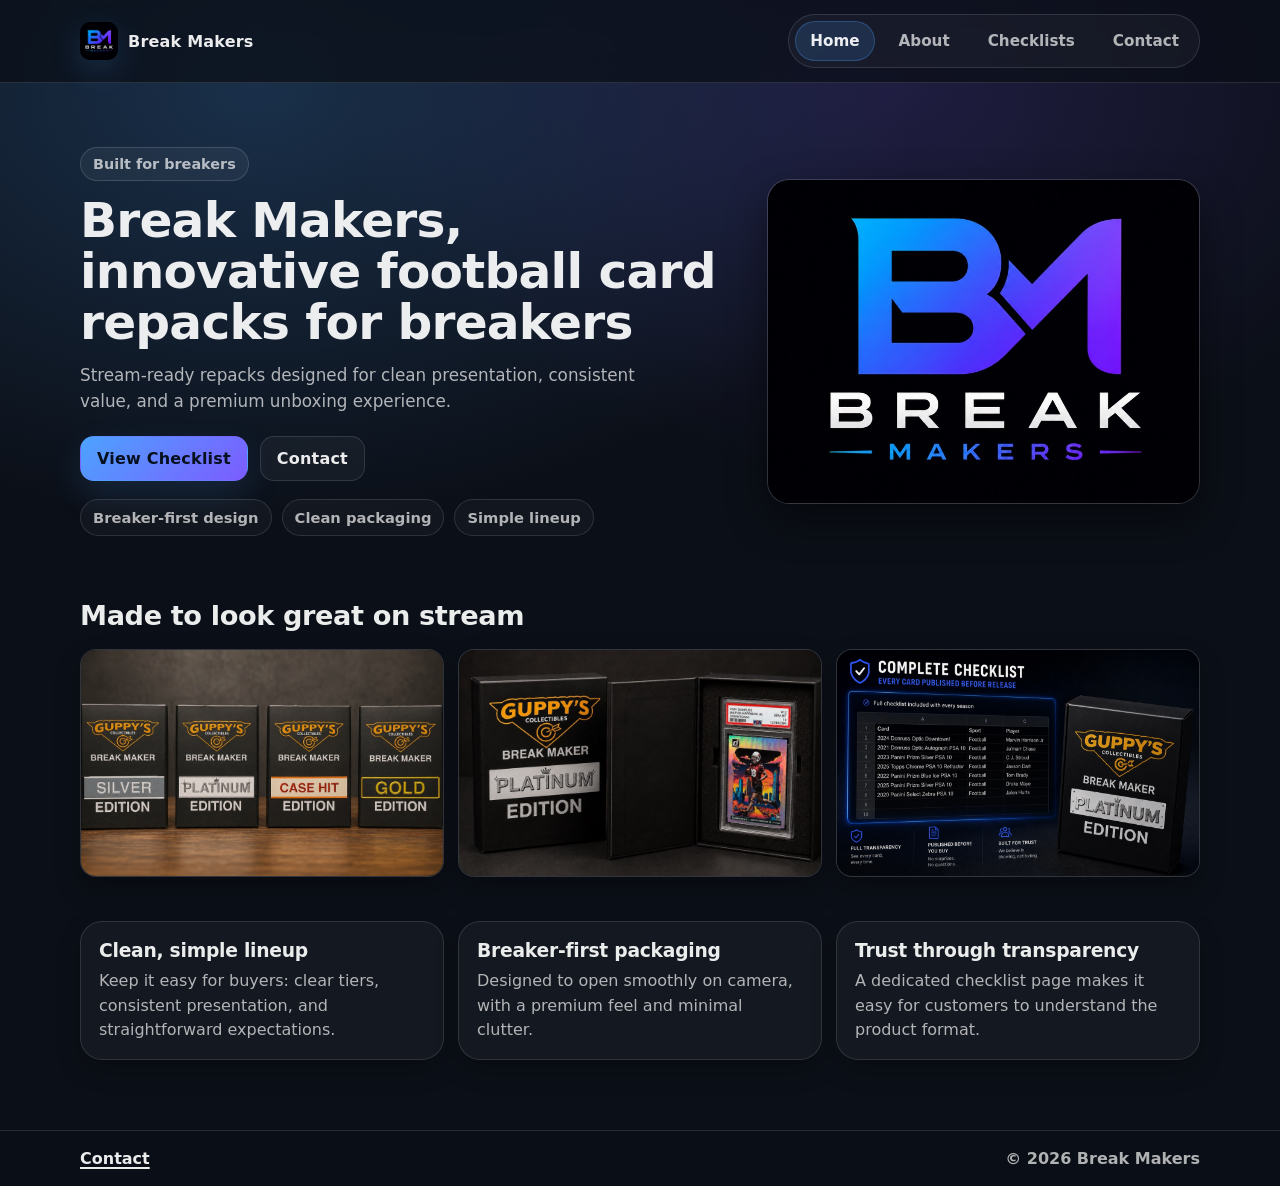
<file: index.html>
<!doctype html>
<html lang="en">
  <head>
    <meta charset="UTF-8" />
    <meta name="viewport" content="width=device-width, initial-scale=1.0" />
    <title>Break Makers | Innovative Football Card Repacks</title>
    <meta
      name="description"
      content="Break Makers creates innovative football card repacks built for breakers—clean, consistent, and designed for streams."
    />
    <meta name="theme-color" content="#0b0f17" />
    <link rel="canonical" href="https://breakmakers.com/" />
    <meta property="og:type" content="website" />
    <meta property="og:site_name" content="Break Makers" />
    <meta property="og:title" content="Break Makers | Innovative Football Card Repacks" />
    <meta property="og:description" content="Break Makers creates innovative football card repacks built for breakers—clean, consistent, and designed for streams." />
    <meta property="og:url" content="https://breakmakers.com/" />
    <meta property="og:image" content="https://breakmakers.com/lineup.jpg" />
    <meta name="twitter:card" content="summary_large_image" />
    <meta name="twitter:title" content="Break Makers | Innovative Football Card Repacks" />
    <meta name="twitter:description" content="Break Makers creates innovative football card repacks built for breakers—clean, consistent, and designed for streams." />
    <meta name="twitter:image" content="https://breakmakers.com/lineup.jpg" />
    <link rel="icon" href="/favicon.ico" sizes="any">
    <link rel="apple-touch-icon" sizes="180x180" href="/apple-touch-icon.png">
    <link rel="icon" type="image/png" sizes="32x32" href="/favicon-32x32.png">
    <link rel="icon" type="image/png" sizes="16x16" href="/favicon-16x16.png">
    <link rel="manifest" href="/site.webmanifest">
    <link rel="stylesheet" href="style.css" />
    <script defer src="script.js?v=20260610-2"></script>
  </head>

  <body>
    <!-- Top Navigation -->
    <header class="site-header">
      <div class="container header-inner">
        <a class="brand" href="index.html" aria-label="Break Makers Home">
          <img class="brand-mark" src="logo.jpg" alt="" aria-hidden="true" />
          <span class="brand-text">Break Makers</span>
        </a>

        <button
          class="nav-toggle"
          type="button"
          aria-label="Open menu"
          aria-expanded="false"
          aria-controls="primary-nav"
        >
          <span class="nav-toggle-bar"></span>
          <span class="nav-toggle-bar"></span>
          <span class="nav-toggle-bar"></span>
        </button>

        <nav class="nav" id="primary-nav" aria-label="Primary">
          <a class="nav-link" href="index.html">Home</a>
          <a class="nav-link" href="about.html">About</a>
          <a class="nav-link" href="checklists.html">Checklists</a>
          <a class="nav-link" href="contact.html">Contact</a>
        </nav>
      </div>
    </header>

    <!-- Main -->
    <main>
      <!-- Hero -->
      <section class="hero">
        <div class="container hero-grid">
          <div class="hero-content">
            <p class="eyebrow">Built for breakers</p>
            <h1 class="hero-title">
              Break Makers, innovative football card repacks for breakers
            </h1>
            <p class="hero-subtitle">
              Stream-ready repacks designed for clean presentation, consistent value,
              and a premium unboxing experience.
            </p>

            <div class="hero-actions">
              <a class="btn btn-primary" href="checklists.html">View Checklist</a>
              <a class="btn btn-ghost" href="contact.html">Contact</a>
            </div>

            <div class="hero-badges" role="list" aria-label="Highlights">
              <div class="badge" role="listitem">Breaker-first design</div>
              <div class="badge" role="listitem">Clean packaging</div>
              <div class="badge" role="listitem">Simple lineup</div>
            </div>
          </div>

          <div class="hero-media" aria-label="Product imagery">
            <div class="media-card">
              <img
                src="logo.jpg"
                alt="Break Makers BM logo"
                class="media-img"
              />
            </div>
          </div>
        </div>
      </section>

      <!-- Image strip (placeholders) -->
      <section class="strip">
        <div class="container">
          <div class="strip-head">
            <h2 class="section-title">Made to look great on stream</h2>
          </div>

          <div class="image-grid">
            <img src="lineup.jpg" alt="Break Maker Silver, Platinum, Case Hit, and Gold edition boxes" />
            <img src="bfp.jpg" alt="Open Break Maker Platinum Edition box with a graded Marvin Harrison Jr. card inside" />
            <img src="ttt.jpg" alt="Full checklist next to a Platinum edition box" />
          </div>
        </div>
      </section>

      <!-- Features -->
      <section class="features">
        <div class="container">
          <div class="features-grid">
            <article class="card">
              <h3>Clean, simple lineup</h3>
              <p>
                Keep it easy for buyers: clear tiers, consistent presentation,
                and straightforward expectations.
              </p>
            </article>

            <article class="card">
              <h3>Breaker-first packaging</h3>
              <p>
                Designed to open smoothly on camera, with a premium feel and minimal
                clutter.
              </p>
            </article>

            <article class="card">
              <h3>Trust through transparency</h3>
              <p>
                A dedicated checklist page makes it easy for customers to understand
                the product format.
              </p>
            </article>
          </div>
        </div>
      </section>
    </main>

    <!-- Bottom Bar Footer -->
    <footer class="site-footer">
      <div class="container footer-inner">
        <div class="footer-item">
          <a class="footer-link" href="contact.html">Contact</a>
        </div>

        <div class="footer-item footer-right">
          <span class="footer-text">© <span id="year"></span> Break Makers</span>
        </div>
      </div>
    </footer>
  </body>
</html>
</file>
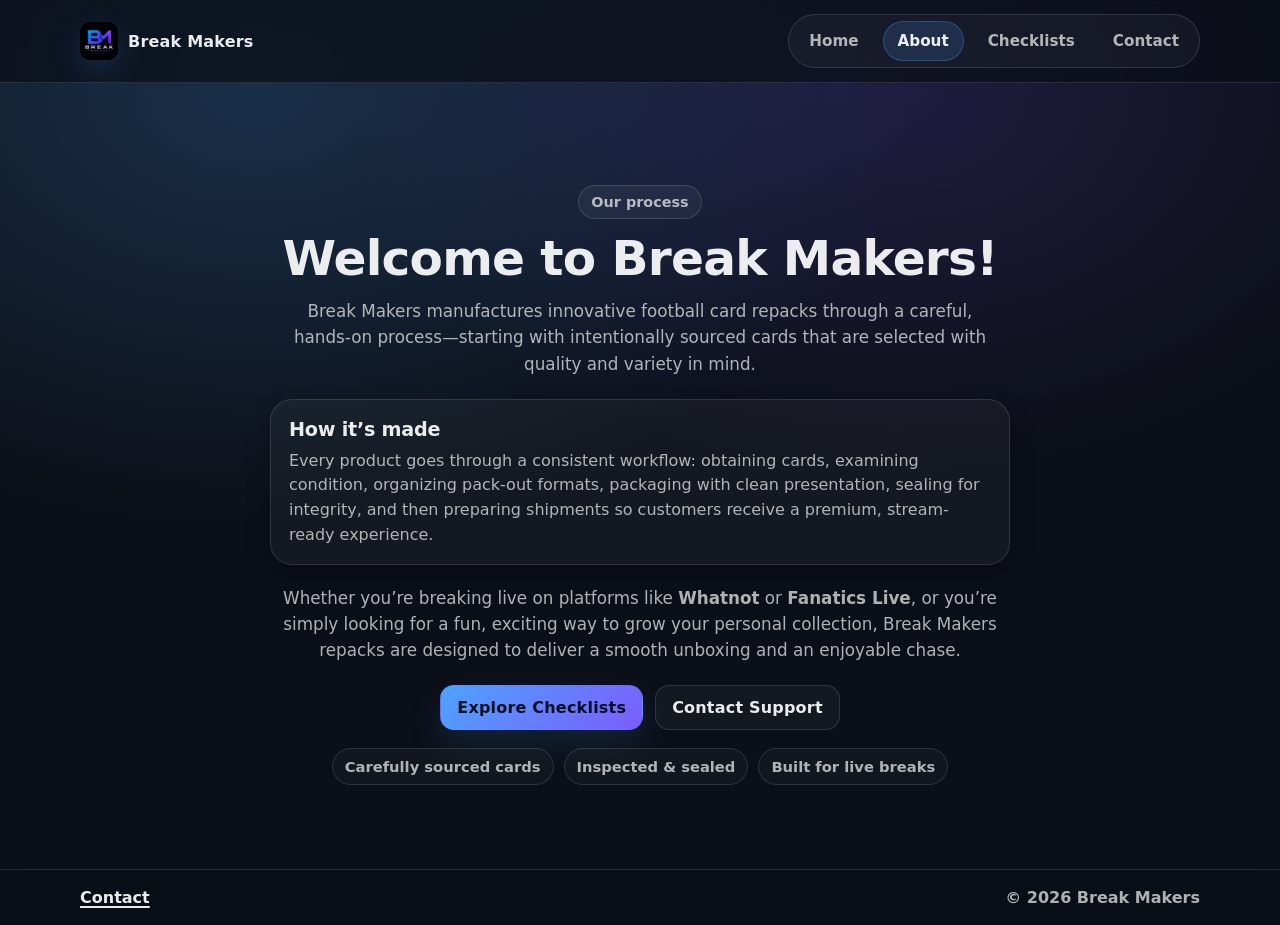
<file: about.html>
<!doctype html>
<html lang="en">
  <head>
    <meta charset="UTF-8" />
    <meta name="viewport" content="width=device-width, initial-scale=1.0" />
    <title>About | Break Makers</title>
    <meta
      name="description"
      content="Learn how Break Makers manufactures innovative football card repacks through careful sourcing, inspection, packaging, sealing, and fulfillment."
    />
    <meta name="theme-color" content="#0b0f17" />
    <link rel="canonical" href="https://breakmakers.com/about.html" />
    <meta property="og:type" content="website" />
    <meta property="og:site_name" content="Break Makers" />
    <meta property="og:title" content="About | Break Makers" />
    <meta property="og:description" content="Learn how Break Makers manufactures innovative football card repacks through careful sourcing, inspection, packaging, sealing, and fulfillment." />
    <meta property="og:url" content="https://breakmakers.com/about.html" />
    <meta property="og:image" content="https://breakmakers.com/lineup.jpg" />
    <meta name="twitter:card" content="summary_large_image" />
    <meta name="twitter:title" content="About | Break Makers" />
    <meta name="twitter:description" content="Learn how Break Makers manufactures innovative football card repacks through careful sourcing, inspection, packaging, sealing, and fulfillment." />
    <meta name="twitter:image" content="https://breakmakers.com/lineup.jpg" />
    <link rel="icon" href="/favicon.ico" sizes="any">
    <link rel="apple-touch-icon" sizes="180x180" href="/apple-touch-icon.png">
    <link rel="icon" type="image/png" sizes="32x32" href="/favicon-32x32.png">
    <link rel="icon" type="image/png" sizes="16x16" href="/favicon-16x16.png">
    <link rel="manifest" href="/site.webmanifest">
    <link rel="stylesheet" href="style.css" />
    <script defer src="script.js?v=20260610-2"></script>
  </head>

  <body>
    <!-- Top Navigation -->
    <header class="site-header">
      <div class="container header-inner">
        <a class="brand" href="index.html" aria-label="Break Makers Home">
          <img class="brand-mark" src="logo.jpg" alt="" aria-hidden="true" />
          <span class="brand-text">Break Makers</span>
        </a>

        <button
          class="nav-toggle"
          type="button"
          aria-label="Open menu"
          aria-expanded="false"
          aria-controls="primary-nav"
        >
          <span class="nav-toggle-bar"></span>
          <span class="nav-toggle-bar"></span>
          <span class="nav-toggle-bar"></span>
        </button>

        <nav class="nav" id="primary-nav" aria-label="Primary">
          <a class="nav-link" href="index.html">Home</a>
          <a class="nav-link" href="about.html">About</a>
          <a class="nav-link" href="checklists.html">Checklists</a>
          <a class="nav-link" href="contact.html">Contact</a>
        </nav>
      </div>
    </header>

    <!-- Main -->
    <main>
      <section class="hero about-hero">
        <div class="container hero-grid about-hero-grid">
          <div class="hero-content about-hero-content">
            <p class="eyebrow">Our process</p>
            <h1 class="hero-title">Welcome to Break Makers!</h1>

            <p class="hero-subtitle">
              Break Makers manufactures innovative football card repacks through a careful,
              hands-on process—starting with intentionally sourced cards that are selected with
              quality and variety in mind.
            </p>

            <div class="card about-process-card">
              <h3>How it’s made</h3>
              <p>
                Every product goes through a consistent workflow: obtaining cards, examining condition,
                organizing pack-out formats, packaging with clean presentation, sealing for integrity,
                and then preparing shipments so customers receive a premium, stream-ready experience.
              </p>
            </div>

            <p class="hero-subtitle about-final-copy">
              Whether you’re breaking live on platforms like <strong>Whatnot</strong> or
              <strong>Fanatics Live</strong>, or you’re simply looking for a fun, exciting way to grow
              your personal collection, Break Makers repacks are designed to deliver a smooth unboxing
              and an enjoyable chase.
            </p>

            <div class="hero-actions">
              <a class="btn btn-primary" href="checklists.html">Explore Checklists</a>
              <a class="btn btn-ghost" href="contact.html">Contact Support</a>
            </div>

            <div class="hero-badges" role="list" aria-label="Highlights">
              <div class="badge" role="listitem">Carefully sourced cards</div>
              <div class="badge" role="listitem">Inspected & sealed</div>
              <div class="badge" role="listitem">Built for live breaks</div>
            </div>
          </div>
        </div>
      </section>
    </main>

    <!-- Bottom Bar Footer -->
    <footer class="site-footer">
      <div class="container footer-inner">
        <div class="footer-item">
          <a class="footer-link" href="contact.html">Contact</a>
        </div>

        <div class="footer-item footer-right">
          <span class="footer-text">© <span id="year"></span> Break Makers</span>
        </div>
      </div>
    </footer>
  </body>
</html>
</file>
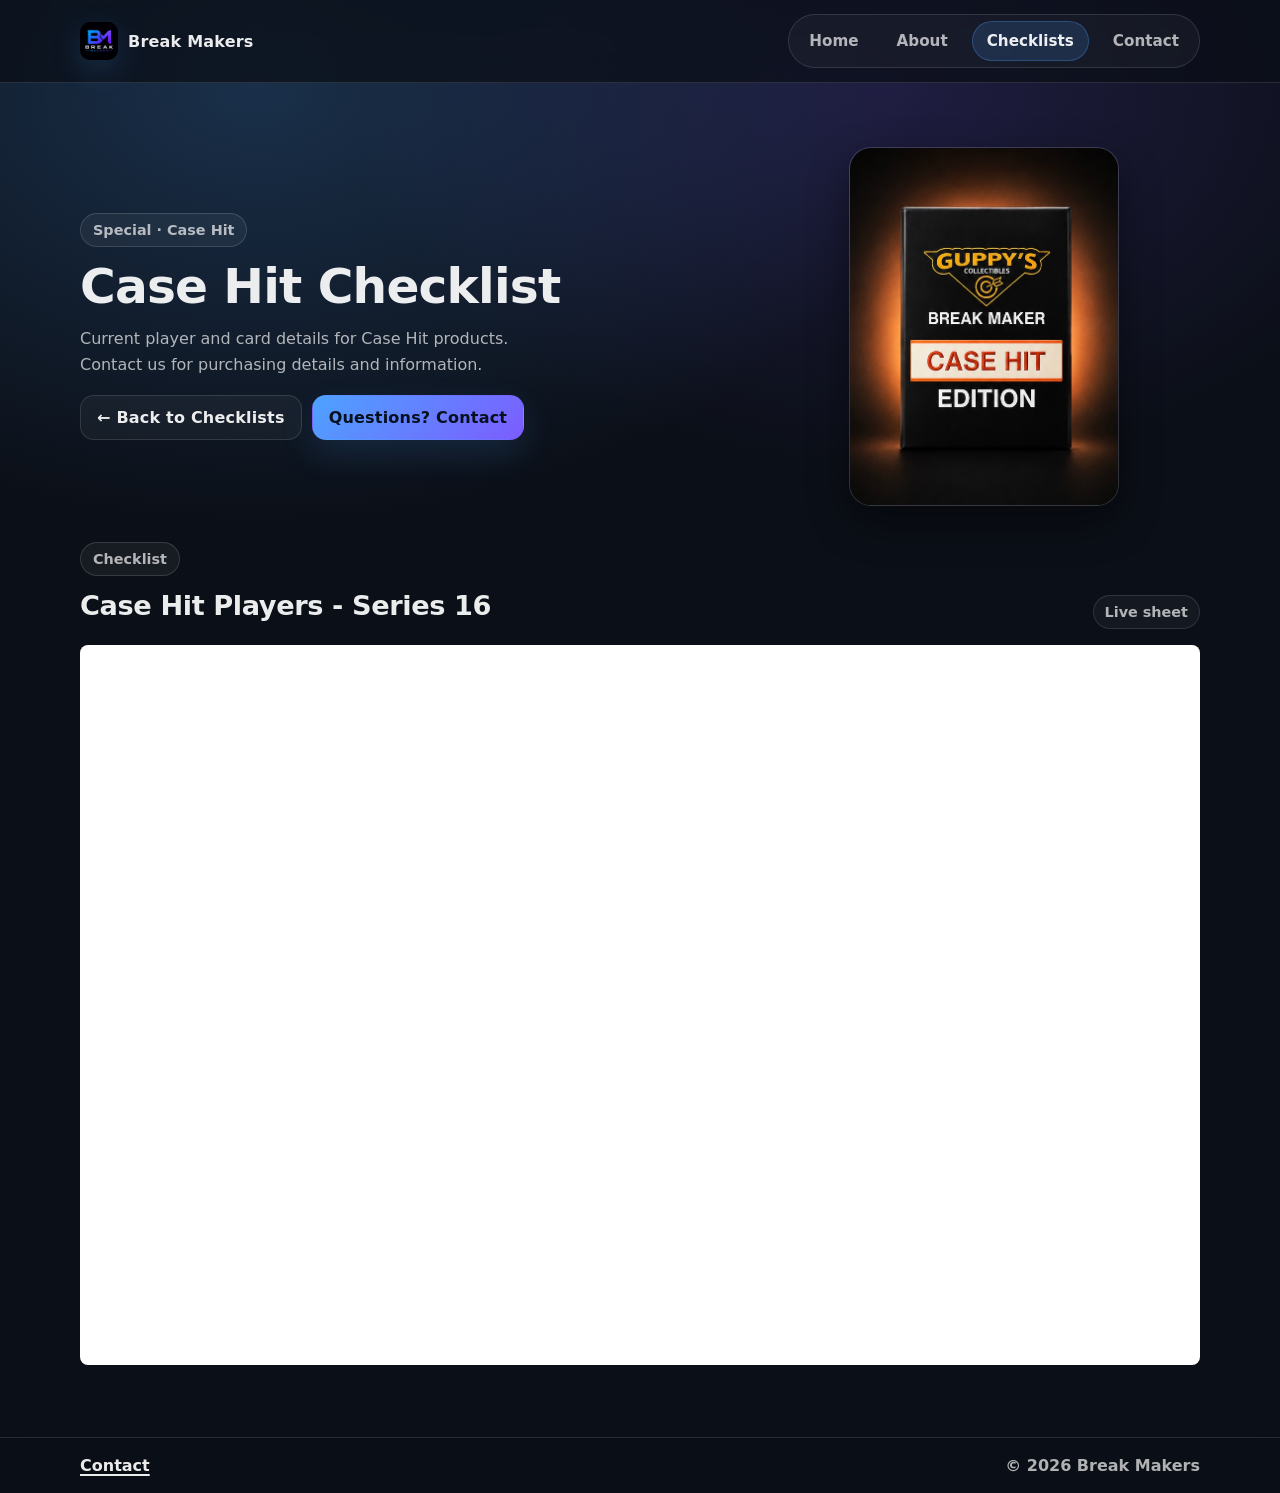
<file: case-hit-checklist.html>
<!doctype html>
<html lang="en">
  <head>
    <meta charset="UTF-8" />
    <meta name="viewport" content="width=device-width, initial-scale=1.0" />
    <title>Case Hit Checklist | Break Makers</title>
    <meta name="description" content="Case Hit checklist for Break Makers repacks." />
    <meta name="theme-color" content="#0b0f17" />
    <link rel="canonical" href="https://breakmakers.com/case-hit-checklist.html" />
    <meta property="og:type" content="website" />
    <meta property="og:site_name" content="Break Makers" />
    <meta property="og:title" content="Case Hit Checklist | Break Makers" />
    <meta property="og:description" content="Case Hit checklist for Break Makers repacks." />
    <meta property="og:url" content="https://breakmakers.com/case-hit-checklist.html" />
    <meta property="og:image" content="https://breakmakers.com/lineup.jpg" />
    <meta name="twitter:card" content="summary_large_image" />
    <meta name="twitter:title" content="Case Hit Checklist | Break Makers" />
    <meta name="twitter:description" content="Case Hit checklist for Break Makers repacks." />
    <meta name="twitter:image" content="https://breakmakers.com/lineup.jpg" />
    <link rel="icon" href="/favicon.ico" sizes="any">
    <link rel="apple-touch-icon" sizes="180x180" href="/apple-touch-icon.png">
    <link rel="icon" type="image/png" sizes="32x32" href="/favicon-32x32.png">
    <link rel="icon" type="image/png" sizes="16x16" href="/favicon-16x16.png">
    <link rel="manifest" href="/site.webmanifest">
    <link rel="stylesheet" href="style.css?v=20260709-5" />
    <script defer src="script.js?v=20260709-4"></script>
  </head>

  <body>
    <header class="site-header">
      <div class="container header-inner">
        <a class="brand" href="index.html" aria-label="Break Makers Home">
          <img class="brand-mark" src="logo.jpg" alt="" aria-hidden="true" />
          <span class="brand-text">Break Makers</span>
        </a>

        <button class="nav-toggle" type="button" aria-label="Open menu" aria-expanded="false" aria-controls="primary-nav">
          <span class="nav-toggle-bar"></span><span class="nav-toggle-bar"></span><span class="nav-toggle-bar"></span>
        </button>

        <nav class="nav" id="primary-nav" aria-label="Primary">
          <a class="nav-link" href="index.html">Home</a>
          <a class="nav-link" href="about.html">About</a>
          <a class="nav-link" href="checklists.html">Checklists</a>
          <a class="nav-link" href="contact.html">Contact</a>
        </nav>
      </div>
    </header>

    <main class="checklist-page">
      <section class="hero">
        <div class="container hero-grid">
          <div class="hero-content">
            <p class="eyebrow">Special · Case Hit</p>
            <h1 class="hero-title">Case Hit Checklist</h1>

            <p class="checklist-note">
              Current player and card details for Case Hit products.
              <br>Contact us for purchasing details and information.
            </p>

            <div class="check-actions">
              <a class="btn btn-ghost" href="checklists.html">← Back to Checklists</a>
              <a class="btn btn-primary" href="contact.html">Questions? Contact</a>
            </div>
          </div>

          <div class="hero-media" aria-label="Case Hit product image">
            <div class="media-card">
              <img
                src="casehit.jpeg"
                alt="Case Hit Edition Break Maker box"
                class="media-img"
                style="aspect-ratio: 3 / 4;"
              />
            </div>
          </div>
        </div>
      </section>

      <section class="live-checklist-section" aria-labelledby="case-hit-players-heading">
        <div
          class="container live-checklist"
          data-checklist-url="https://docs.google.com/spreadsheets/d/e/2PACX-1vRfuAFICFX3Oj8OldiGcMLKmKhf9igRUFKDwKgJVCEpzeu4lxSIxalMBgefsKqhs6Kc3mP4IYxUPelz/pub?gid=58420158&amp;single=true&amp;output=csv"
          data-checklist-mode="embed"
        >
          <div class="live-checklist-head">
            <div>
              <p class="eyebrow">Checklist</p>
              <h2 class="section-title" id="case-hit-players-heading">Case Hit Players - Series 16</h2>
            </div>
            <p class="live-checklist-status" data-checklist-status>Loading players...</p>
          </div>

          <div class="live-checklist-grid" data-checklist-list aria-live="polite">
            <p class="checklist-message">Loading players...</p>
          </div>
        </div>
      </section>
    </main>

    <footer class="site-footer">
      <div class="container footer-inner">
        <div class="footer-item">
          <a class="footer-link" href="contact.html">Contact</a>
        </div>
        <div class="footer-item footer-right">
          <span class="footer-text">© <span id="year"></span> Break Makers</span>
        </div>
      </div>
    </footer>
  </body>
</html>
</file>
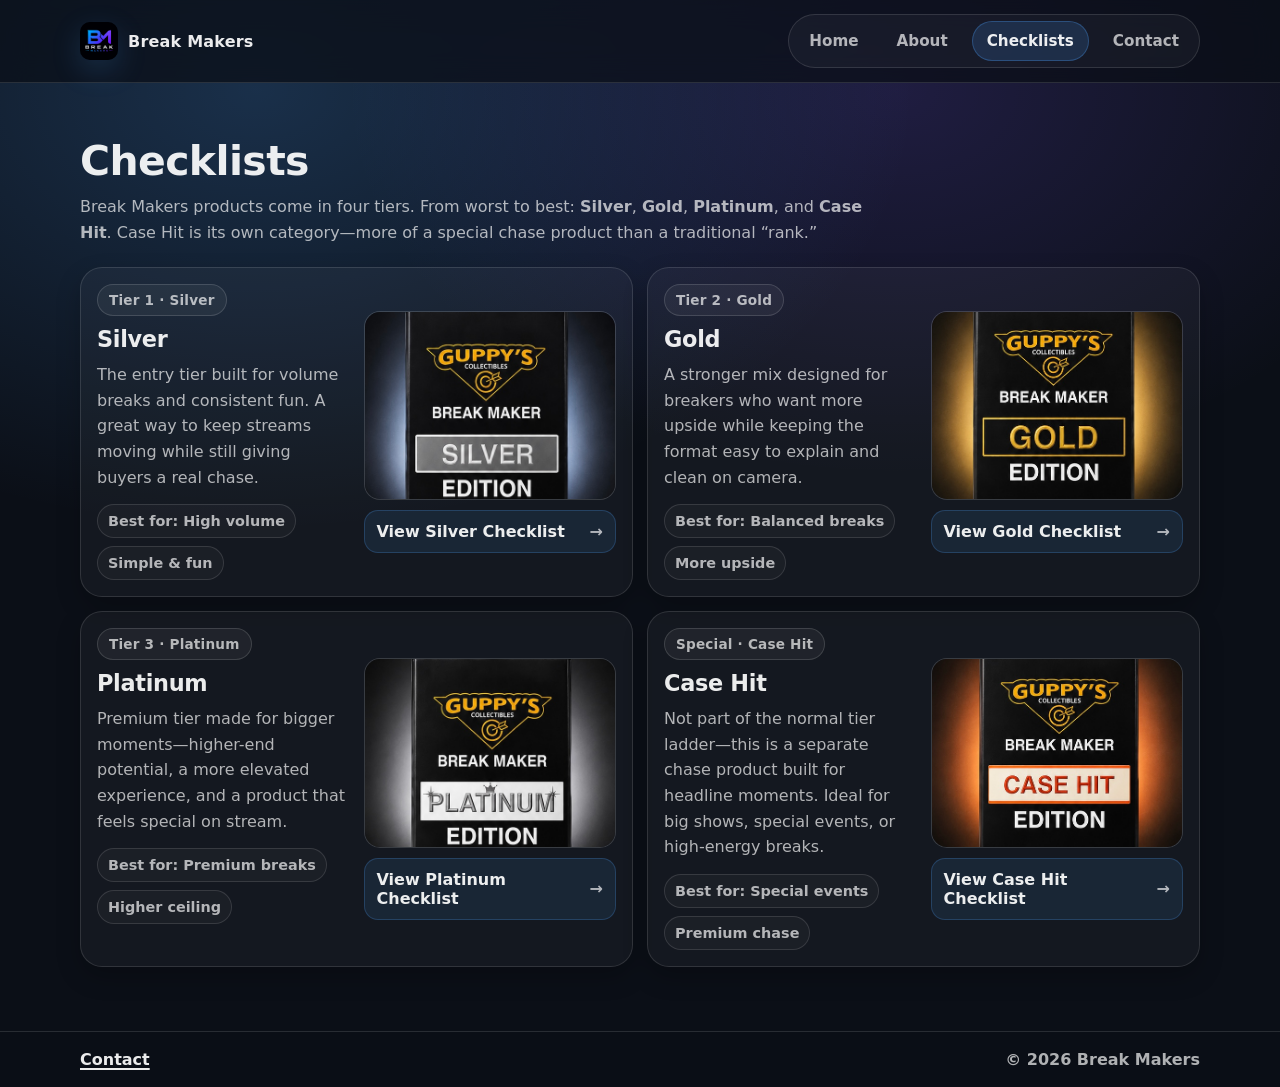
<file: checklists.html>
<!doctype html>
<html lang="en">
  <head>
    <meta charset="UTF-8" />
    <meta name="viewport" content="width=device-width, initial-scale=1.0" />
    <title>Checklists | Break Makers</title>
    <meta
      name="description"
      content="Explore Break Makers repack tiers and view checklists for Silver, Gold, Platinum, and Case Hit products."
    />
    <meta name="theme-color" content="#0b0f17" />
    <link rel="canonical" href="https://breakmakers.com/checklists.html" />
    <meta property="og:type" content="website" />
    <meta property="og:site_name" content="Break Makers" />
    <meta property="og:title" content="Checklists | Break Makers" />
    <meta property="og:description" content="Explore Break Makers repack tiers and view checklists for Silver, Gold, Platinum, and Case Hit products." />
    <meta property="og:url" content="https://breakmakers.com/checklists.html" />
    <meta property="og:image" content="https://breakmakers.com/lineup.jpg" />
    <meta name="twitter:card" content="summary_large_image" />
    <meta name="twitter:title" content="Checklists | Break Makers" />
    <meta name="twitter:description" content="Explore Break Makers repack tiers and view checklists for Silver, Gold, Platinum, and Case Hit products." />
    <meta name="twitter:image" content="https://breakmakers.com/lineup.jpg" />
    <link rel="icon" href="/favicon.ico" sizes="any">
    <link rel="apple-touch-icon" sizes="180x180" href="/apple-touch-icon.png">
    <link rel="icon" type="image/png" sizes="32x32" href="/favicon-32x32.png">
    <link rel="icon" type="image/png" sizes="16x16" href="/favicon-16x16.png">
    <link rel="manifest" href="/site.webmanifest">
    <link rel="stylesheet" href="style.css" />
    <script defer src="script.js?v=20260610-2"></script>

    <style>
      .page {
        padding: 56px 0 64px;
      }

      .page-head {
        margin-bottom: 18px;
      }

      .page-title {
        margin: 0 0 10px;
        font-size: clamp(2rem, 3.2vw, 2.6rem);
        letter-spacing: -0.6px;
        line-height: 1.1;
      }

      .page-subtitle {
        margin: 0;
        color: var(--muted);
        line-height: 1.6;
        max-width: 78ch;
      }

      .tier-grid {
        margin-top: 22px;
        display: grid;
        grid-template-columns: repeat(2, 1fr);
        gap: 14px;
      }

      .tier-card {
        display: grid;
        grid-template-columns: 1fr 1fr;
        gap: 14px;
        padding: 16px;
        border-radius: var(--radius-lg);
        border: 1px solid var(--border);
        background: rgba(255, 255, 255, 0.04);
        box-shadow: 0 10px 24px rgba(0, 0, 0, 0.22);
        transition: transform 160ms ease, background 160ms ease, border 160ms ease,
          box-shadow 160ms ease;
      }

      .tier-card:hover {
        transform: translateY(-2px);
        background: rgba(255, 255, 255, 0.06);
        box-shadow: 0 16px 34px rgba(0, 0, 0, 0.32);
        border-color: rgba(255, 255, 255, 0.18);
      }

      .tier-left {
        display: flex;
        flex-direction: column;
        gap: 10px;
        min-width: 0;
      }

      .tier-tag {
        display: inline-flex;
        align-items: center;
        gap: 10px;
        width: fit-content;
        padding: 7px 11px;
        border-radius: 999px;
        border: 1px solid rgba(255, 255, 255, 0.14);
        background: rgba(255, 255, 255, 0.05);
        color: var(--muted);
        font-weight: 800;
        font-size: 0.85rem;
        letter-spacing: 0.2px;
      }

      .tier-name {
        margin: 0;
        font-size: 1.4rem;
        letter-spacing: -0.3px;
      }

      .tier-desc {
        margin: 0;
        color: var(--muted);
        line-height: 1.6;
      }

      .tier-meta {
        display: flex;
        flex-wrap: wrap;
        gap: 8px;
        margin-top: 4px;
      }

      .pill {
        padding: 8px 10px;
        border-radius: 999px;
        border: 1px solid var(--border);
        background: rgba(255, 255, 255, 0.03);
        color: var(--muted);
        font-weight: 700;
        font-size: 0.9rem;
      }

      .tier-right {
        display: flex;
        flex-direction: column;
        gap: 10px;
        align-items: stretch;
        justify-content: center;
      }

      .tier-img {
        width: 100%;
        border-radius: var(--radius);
        border: 1px solid var(--border);
        background: rgba(255, 255, 255, 0.04);
        aspect-ratio: 4 / 3;
        object-fit: cover;
      }

      .tier-cta {
        display: inline-flex;
        align-items: center;
        justify-content: space-between;
        gap: 10px;
        padding: 11px 12px;
        border-radius: 14px;
        border: 1px solid rgba(77, 163, 255, 0.22);
        background: rgba(77, 163, 255, 0.10);
        color: var(--text);
        font-weight: 800;
      }

      .tier-cta span {
        color: var(--muted);
        font-weight: 700;
      }

      @media (max-width: 940px) {
        .tier-grid {
          grid-template-columns: 1fr;
        }
      }

      @media (max-width: 640px) {
        .tier-card {
          grid-template-columns: 1fr;
        }
      }
    </style>
  </head>

  <body>
    <!-- Top Navigation -->
    <header class="site-header">
      <div class="container header-inner">
        <a class="brand" href="index.html" aria-label="Break Makers Home">
          <img class="brand-mark" src="logo.jpg" alt="" aria-hidden="true" />
          <span class="brand-text">Break Makers</span>
        </a>

        <button
          class="nav-toggle"
          type="button"
          aria-label="Open menu"
          aria-expanded="false"
          aria-controls="primary-nav"
        >
          <span class="nav-toggle-bar"></span>
          <span class="nav-toggle-bar"></span>
          <span class="nav-toggle-bar"></span>
        </button>

        <nav class="nav" id="primary-nav" aria-label="Primary">
          <a class="nav-link" href="index.html">Home</a>
          <a class="nav-link" href="about.html">About</a>
          <a class="nav-link" href="checklists.html">Checklists</a>
          <a class="nav-link" href="contact.html">Contact</a>
        </nav>
      </div>
    </header>

    <main class="page">
      <div class="container">
        <div class="page-head">
          <h1 class="page-title">Checklists</h1>
          <p class="page-subtitle">
            Break Makers products come in four tiers. From worst to best:
            <strong>Silver</strong>, <strong>Gold</strong>, <strong>Platinum</strong>,
            and <strong>Case Hit</strong>. Case Hit is its own category—more of a special
            chase product than a traditional “rank.”
          </p>
        </div>

        <div class="tier-grid">
          <!-- Silver -->
          <a class="tier-card" href="silver-checklist.html" aria-label="View Silver checklist">
            <div class="tier-left">
              <div class="tier-tag">Tier 1 · Silver</div>
              <h2 class="tier-name">Silver</h2>
              <p class="tier-desc">
                The entry tier built for volume breaks and consistent fun. A great way
                to keep streams moving while still giving buyers a real chase.
              </p>
              <div class="tier-meta" aria-label="Silver highlights">
                <div class="pill">Best for: High volume</div>
                <div class="pill">Simple & fun</div>
              </div>
            </div>

            <div class="tier-right">
              <img class="tier-img" src="silver.jpeg" alt="Silver Edition Break Maker box" />
              <div class="tier-cta">
                View Silver Checklist <span>→</span>
              </div>
            </div>
          </a>

          <!-- Gold -->
          <a class="tier-card" href="gold-checklist.html" aria-label="View Gold checklist">
            <div class="tier-left">
              <div class="tier-tag">Tier 2 · Gold</div>
              <h2 class="tier-name">Gold</h2>
              <p class="tier-desc">
                A stronger mix designed for breakers who want more upside while keeping
                the format easy to explain and clean on camera.
              </p>
              <div class="tier-meta" aria-label="Gold highlights">
                <div class="pill">Best for: Balanced breaks</div>
                <div class="pill">More upside</div>
              </div>
            </div>

            <div class="tier-right">
              <img class="tier-img" src="gold.jpeg" alt="Gold Edition Break Maker box" />
              <div class="tier-cta">
                View Gold Checklist <span>→</span>
              </div>
            </div>
          </a>

          <!-- Platinum -->
          <a class="tier-card" href="platinum-checklist.html" aria-label="View Platinum checklist">
            <div class="tier-left">
              <div class="tier-tag">Tier 3 · Platinum</div>
              <h2 class="tier-name">Platinum</h2>
              <p class="tier-desc">
                Premium tier made for bigger moments—higher-end potential, a more elevated
                experience, and a product that feels special on stream.
              </p>
              <div class="tier-meta" aria-label="Platinum highlights">
                <div class="pill">Best for: Premium breaks</div>
                <div class="pill">Higher ceiling</div>
              </div>
            </div>

            <div class="tier-right">
              <img class="tier-img" src="platinum.jpeg" alt="Platinum Edition Break Maker box" />
              <div class="tier-cta">
                View Platinum Checklist <span>→</span>
              </div>
            </div>
          </a>

          <!-- Case Hit -->
          <a class="tier-card" href="case-hit-checklist.html" aria-label="View Case Hit checklist">
            <div class="tier-left">
              <div class="tier-tag">Special · Case Hit</div>
              <h2 class="tier-name">Case Hit</h2>
              <p class="tier-desc">
                Not part of the normal tier ladder—this is a separate chase product built
                for headline moments. Ideal for big shows, special events, or high-energy
                breaks.
              </p>
              <div class="tier-meta" aria-label="Case Hit highlights">
                <div class="pill">Best for: Special events</div>
                <div class="pill">Premium chase</div>
              </div>
            </div>

            <div class="tier-right">
              <img class="tier-img" src="casehit.jpeg" alt="Case Hit Edition Break Maker box" />
              <div class="tier-cta">
                View Case Hit Checklist <span>→</span>
              </div>
            </div>
          </a>
        </div>
      </div>
    </main>

    <!-- Bottom Bar Footer -->
    <footer class="site-footer">
      <div class="container footer-inner">
        <div class="footer-item">
          <a class="footer-link" href="contact.html">Contact</a>
        </div>

        <div class="footer-item footer-right">
          <span class="footer-text">© <span id="year"></span> Break Makers</span>
        </div>
      </div>
    </footer>
  </body>
</html>
</file>
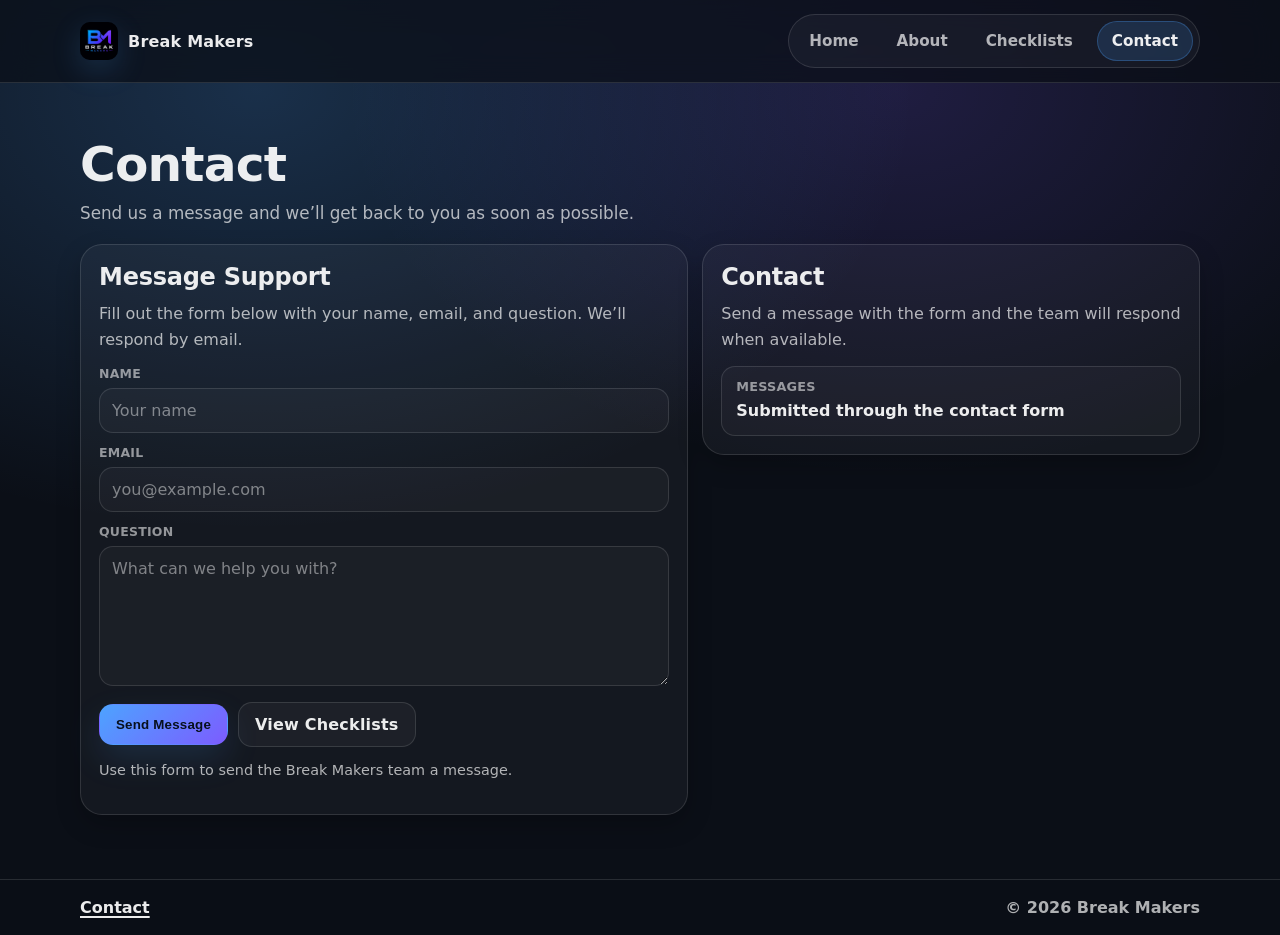
<file: contact.html>
<!doctype html>
<html lang="en">
  <head>
    <meta charset="UTF-8" />
    <meta name="viewport" content="width=device-width, initial-scale=1.0" />
    <title>Contact | Break Makers</title>
    <meta
      name="description"
      content="Contact Break Makers support. Send a message with your name, email, and question."
    />
    <meta name="theme-color" content="#0b0f17" />
    <link rel="canonical" href="https://breakmakers.com/contact.html" />
    <meta property="og:type" content="website" />
    <meta property="og:site_name" content="Break Makers" />
    <meta property="og:title" content="Contact | Break Makers" />
    <meta property="og:description" content="Contact Break Makers support. Send a message with your name, email, and question." />
    <meta property="og:url" content="https://breakmakers.com/contact.html" />
    <meta property="og:image" content="https://breakmakers.com/lineup.jpg" />
    <meta name="twitter:card" content="summary_large_image" />
    <meta name="twitter:title" content="Contact | Break Makers" />
    <meta name="twitter:description" content="Contact Break Makers support. Send a message with your name, email, and question." />
    <meta name="twitter:image" content="https://breakmakers.com/lineup.jpg" />
    <link rel="icon" href="/favicon.ico" sizes="any">
    <link rel="apple-touch-icon" sizes="180x180" href="/apple-touch-icon.png">
    <link rel="icon" type="image/png" sizes="32x32" href="/favicon-32x32.png">
    <link rel="icon" type="image/png" sizes="16x16" href="/favicon-16x16.png">
    <link rel="manifest" href="/site.webmanifest">
    <link rel="stylesheet" href="style.css" />
    <script defer src="script.js?v=20260610-2"></script>

    <style>
      .page {
        padding: 56px 0 64px;
      }

      .contact-grid {
        display: grid;
        grid-template-columns: 1.1fr 0.9fr;
        gap: 14px;
        align-items: start;
        margin-top: 18px;
      }

      .panel {
        padding: 18px;
        border-radius: var(--radius-lg);
        border: 1px solid var(--border);
        background: rgba(255, 255, 255, 0.04);
        box-shadow: 0 10px 24px rgba(0, 0, 0, 0.22);
      }

      .panel h2 {
        margin: 0 0 10px;
        letter-spacing: -0.25px;
      }

      .panel p {
        margin: 0 0 14px;
        color: var(--muted);
        line-height: 1.6;
      }

      form {
        display: grid;
        gap: 12px;
      }

      .field {
        display: grid;
        gap: 7px;
      }

      label {
        font-weight: 800;
        color: var(--muted-2);
        text-transform: uppercase;
        letter-spacing: 0.25px;
        font-size: 0.78rem;
      }

      input,
      textarea {
        width: 100%;
        padding: 12px 12px;
        border-radius: 14px;
        border: 1px solid var(--border);
        background: rgba(255, 255, 255, 0.03);
        color: var(--text);
        font: inherit;
        outline: none;
        transition: border 160ms ease, background 160ms ease;
      }

      input::placeholder,
      textarea::placeholder {
        color: rgba(255, 255, 255, 0.45);
      }

      input:focus,
      textarea:focus {
        border-color: rgba(77, 163, 255, 0.35);
        background: rgba(255, 255, 255, 0.05);
      }

      textarea {
        min-height: 140px;
        resize: vertical;
      }

      .form-actions {
        display: flex;
        gap: 10px;
        flex-wrap: wrap;
        align-items: center;
        margin-top: 4px;
      }

      .tiny {
        margin: 0;
        color: var(--muted-2);
        font-size: 0.9rem;
        line-height: 1.4;
      }

      .netlify-honeypot {
        display: none;
      }

      .form-status {
        padding: 12px 14px;
        border-radius: 14px;
        border: 1px solid var(--border);
        background: rgba(255, 255, 255, 0.04);
        color: var(--muted);
        font-weight: 750;
        line-height: 1.45;
      }

      .form-status[hidden] {
        display: none;
      }

      .form-status.is-success {
        border-color: rgba(77, 255, 166, 0.28);
        background: rgba(77, 255, 166, 0.09);
        color: var(--text);
      }

      .form-status.is-error {
        border-color: rgba(255, 109, 109, 0.35);
        background: rgba(255, 109, 109, 0.10);
        color: var(--text);
      }

      .btn[disabled] {
        cursor: not-allowed;
        opacity: 0.7;
      }

      .info-list {
        display: grid;
        gap: 10px;
        margin-top: 10px;
      }

      .info-item {
        padding: 12px 14px;
        border-radius: 14px;
        border: 1px solid var(--border);
        background: rgba(255, 255, 255, 0.03);
      }

      .info-item .k {
        display: block;
        color: var(--muted-2);
        font-weight: 800;
        font-size: 0.8rem;
        letter-spacing: 0.2px;
        text-transform: uppercase;
        margin-bottom: 6px;
      }

      .info-item .v {
        color: var(--text);
        font-weight: 750;
        line-height: 1.4;
      }

      @media (max-width: 940px) {
        .contact-grid {
          grid-template-columns: 1fr;
        }
      }
    </style>
  </head>

  <body>
    <!-- Top Navigation -->
    <header class="site-header">
      <div class="container header-inner">
        <a class="brand" href="index.html" aria-label="Break Makers Home">
          <img class="brand-mark" src="logo.jpg" alt="" aria-hidden="true" />
          <span class="brand-text">Break Makers</span>
        </a>

        <button
          class="nav-toggle"
          type="button"
          aria-label="Open menu"
          aria-expanded="false"
          aria-controls="primary-nav"
        >
          <span class="nav-toggle-bar"></span>
          <span class="nav-toggle-bar"></span>
          <span class="nav-toggle-bar"></span>
        </button>

        <nav class="nav" id="primary-nav" aria-label="Primary">
          <a class="nav-link" href="index.html">Home</a>
          <a class="nav-link" href="about.html">About</a>
          <a class="nav-link" href="checklists.html">Checklists</a>
          <a class="nav-link" href="contact.html">Contact</a>
        </nav>
      </div>
    </header>

    <main class="page">
      <div class="container">
        <div class="page-head">
          <h1 class="hero-title" style="margin: 0 0 10px;">Contact</h1>
          <p class="hero-subtitle" style="margin: 0;">
            Send us a message and we’ll get back to you as soon as possible.
          </p>
        </div>

        <div class="contact-grid">
          <!-- Left: Form -->
          <section class="panel" aria-label="Contact form">
            <h2>Message Support</h2>
            <p>
              Fill out the form below with your name, email, and question. We’ll respond by email.
            </p>

            <!-- Netlify Forms:
                 - Keep name="contact" and netlify attributes
                 - Add a hidden "form-name" input
                 - Use a honeypot field for spam protection
            -->
            <form name="contact" method="POST" netlify netlify-honeypot="bot-field">
              <input type="hidden" name="form-name" value="contact" />
              <p class="netlify-honeypot">
                <label>
                  Don’t fill this out if you’re human:
                  <input name="bot-field" autocomplete="off" tabindex="-1" />
                </label>
              </p>

              <div class="field">
                <label for="name">Name</label>
                <input id="name" name="name" type="text" placeholder="Your name" required />
              </div>

              <div class="field">
                <label for="email">Email</label>
                <input
                  id="email"
                  name="email"
                  type="email"
                  placeholder="you@example.com"
                  required
                />
              </div>

              <div class="field">
                <label for="message">Question</label>
                <textarea
                  id="message"
                  name="message"
                  placeholder="What can we help you with?"
                  required
                ></textarea>
              </div>

              <div class="form-actions">
                <button class="btn btn-primary" type="submit">Send Message</button>
                <a class="btn btn-ghost" href="checklists.html">View Checklists</a>
              </div>

              <div class="form-status" role="status" aria-live="polite" aria-atomic="true" hidden></div>

              <p class="tiny">Use this form to send the Break Makers team a message.</p>
            </form>
          </section>

          <!-- Right: Contact Info -->
          <aside class="panel" aria-label="Contact information">
            <h2>Contact</h2>
            <p>Send a message with the form and the team will respond when available.</p>

            <div class="info-list">
              <div class="info-item">
                <span class="k">Messages</span>
                <span class="v">Submitted through the contact form</span>
              </div>
            </div>
          </aside>
        </div>
      </div>
    </main>

    <!-- Bottom Bar Footer -->
    <footer class="site-footer">
      <div class="container footer-inner">
        <div class="footer-item">
          <a class="footer-link" href="contact.html">Contact</a>
        </div>

        <div class="footer-item footer-right">
          <span class="footer-text">© <span id="year"></span> Break Makers</span>
        </div>
      </div>
    </footer>
  </body>
</html>
</file>
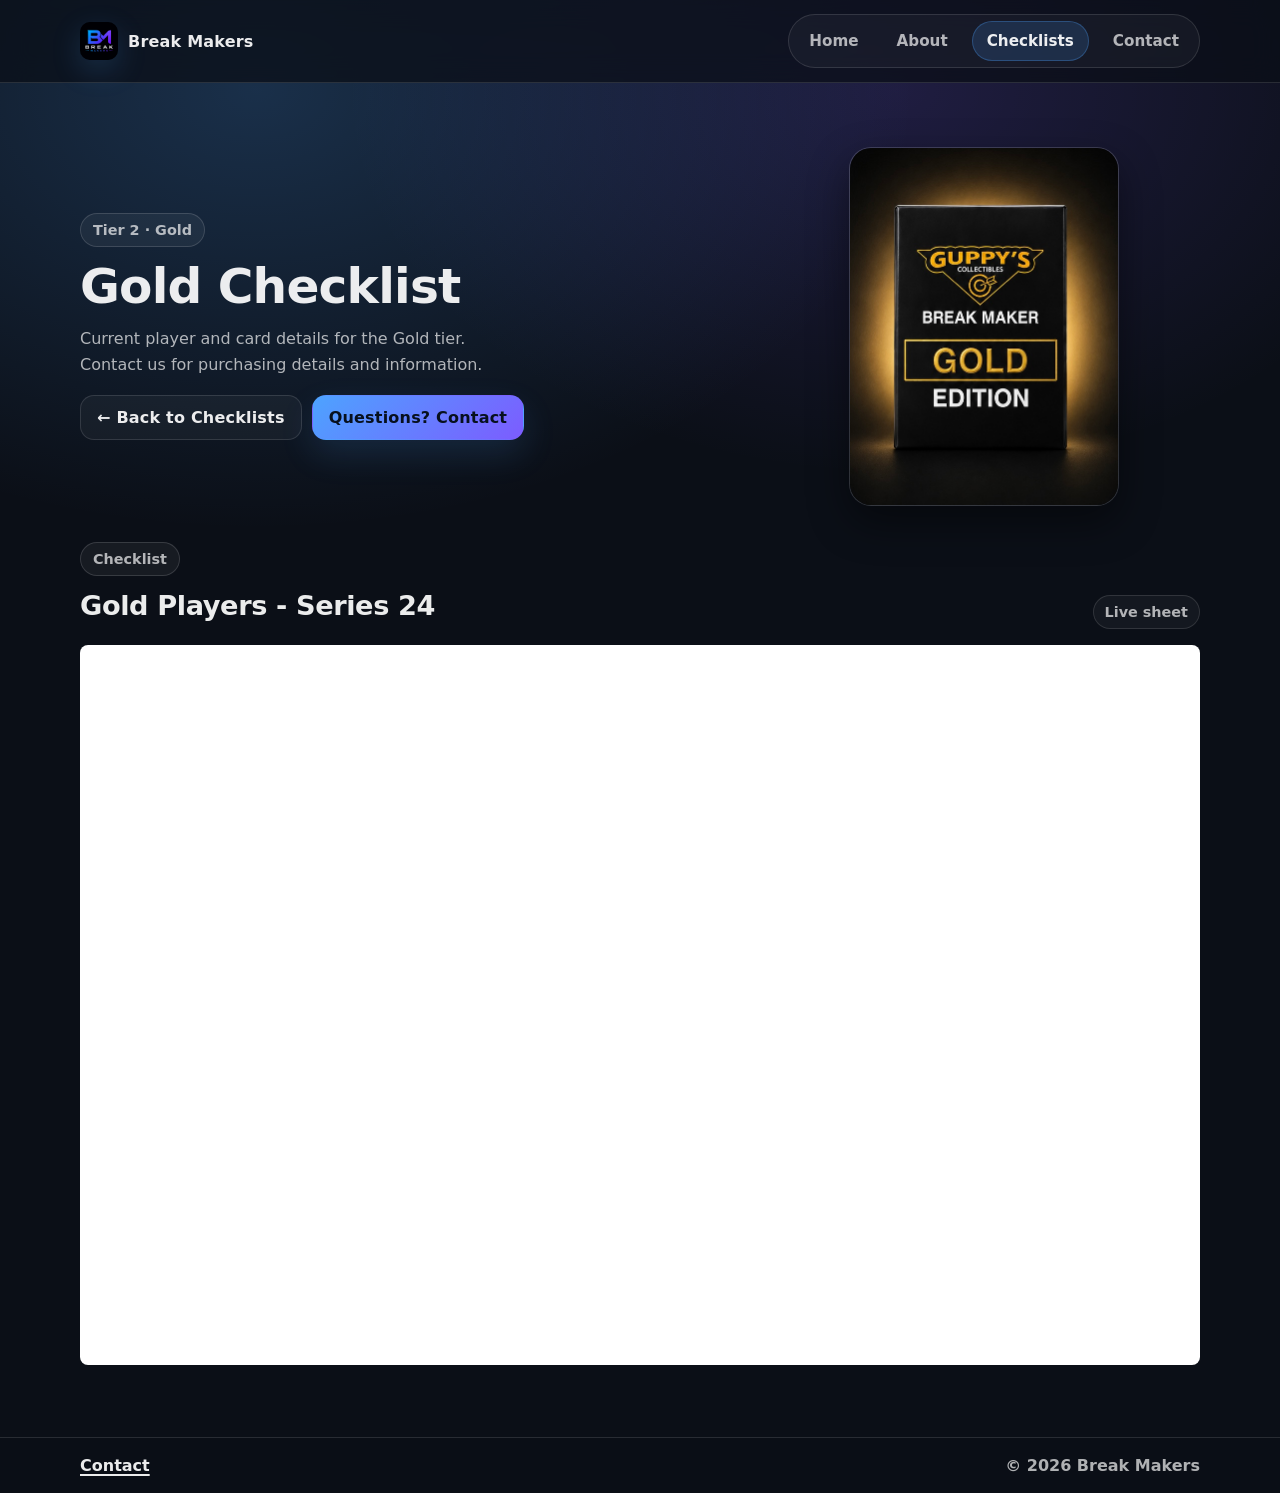
<file: gold-checklist.html>
<!doctype html>
<html lang="en">
  <head>
    <meta charset="UTF-8" />
    <meta name="viewport" content="width=device-width, initial-scale=1.0" />
    <title>Gold Checklist | Break Makers</title>
    <meta name="description" content="Gold checklist for Break Makers repacks." />
    <meta name="theme-color" content="#0b0f17" />
    <link rel="canonical" href="https://breakmakers.com/gold-checklist.html" />
    <meta property="og:type" content="website" />
    <meta property="og:site_name" content="Break Makers" />
    <meta property="og:title" content="Gold Checklist | Break Makers" />
    <meta property="og:description" content="Gold checklist for Break Makers repacks." />
    <meta property="og:url" content="https://breakmakers.com/gold-checklist.html" />
    <meta property="og:image" content="https://breakmakers.com/lineup.jpg" />
    <meta name="twitter:card" content="summary_large_image" />
    <meta name="twitter:title" content="Gold Checklist | Break Makers" />
    <meta name="twitter:description" content="Gold checklist for Break Makers repacks." />
    <meta name="twitter:image" content="https://breakmakers.com/lineup.jpg" />
    <link rel="icon" href="/favicon.ico" sizes="any">
    <link rel="apple-touch-icon" sizes="180x180" href="/apple-touch-icon.png">
    <link rel="icon" type="image/png" sizes="32x32" href="/favicon-32x32.png">
    <link rel="icon" type="image/png" sizes="16x16" href="/favicon-16x16.png">
    <link rel="manifest" href="/site.webmanifest">
    <link rel="stylesheet" href="style.css?v=20260709-5" />
    <script defer src="script.js?v=20260709-4"></script>
  </head>

  <body>
    <header class="site-header">
      <div class="container header-inner">
        <a class="brand" href="index.html" aria-label="Break Makers Home">
          <img class="brand-mark" src="logo.jpg" alt="" aria-hidden="true" />
          <span class="brand-text">Break Makers</span>
        </a>

        <button class="nav-toggle" type="button" aria-label="Open menu" aria-expanded="false" aria-controls="primary-nav">
          <span class="nav-toggle-bar"></span><span class="nav-toggle-bar"></span><span class="nav-toggle-bar"></span>
        </button>

        <nav class="nav" id="primary-nav" aria-label="Primary">
          <a class="nav-link" href="index.html">Home</a>
          <a class="nav-link" href="about.html">About</a>
          <a class="nav-link" href="checklists.html">Checklists</a>
          <a class="nav-link" href="contact.html">Contact</a>
        </nav>
      </div>
    </header>

    <main class="checklist-page">
      <section class="hero">
        <div class="container hero-grid">
          <div class="hero-content">
            <p class="eyebrow">Tier 2 · Gold</p>
            <h1 class="hero-title">Gold Checklist</h1>

            <p class="checklist-note">
              Current player and card details for the Gold tier.
              <br>Contact us for purchasing details and information.
            </p>

            <div class="check-actions">
              <a class="btn btn-ghost" href="checklists.html">← Back to Checklists</a>
              <a class="btn btn-primary" href="contact.html">Questions? Contact</a>
            </div>
          </div>

          <div class="hero-media" aria-label="Gold product image">
            <div class="media-card">
              <img
                src="gold.jpeg"
                alt="Gold Edition Break Maker box"
                class="media-img"
                style="aspect-ratio: 3 / 4;"
              />
            </div>
          </div>
        </div>
      </section>

      <section class="live-checklist-section" aria-labelledby="gold-players-heading">
        <div
          class="container live-checklist"
          data-checklist-url="https://docs.google.com/spreadsheets/d/e/2PACX-1vRfuAFICFX3Oj8OldiGcMLKmKhf9igRUFKDwKgJVCEpzeu4lxSIxalMBgefsKqhs6Kc3mP4IYxUPelz/pub?gid=0&amp;single=true&amp;output=csv"
          data-checklist-mode="embed"
        >
          <div class="live-checklist-head">
            <div>
              <p class="eyebrow">Checklist</p>
              <h2 class="section-title" id="gold-players-heading">Gold Players - Series 24</h2>
            </div>
            <p class="live-checklist-status" data-checklist-status>Loading players...</p>
          </div>

          <div class="live-checklist-grid" data-checklist-list aria-live="polite">
            <p class="checklist-message">Loading players...</p>
          </div>
        </div>
      </section>
    </main>

    <footer class="site-footer">
      <div class="container footer-inner">
        <div class="footer-item">
          <a class="footer-link" href="contact.html">Contact</a>
        </div>
        <div class="footer-item footer-right">
          <span class="footer-text">© <span id="year"></span> Break Makers</span>
        </div>
      </div>
    </footer>
  </body>
</html>
</file>
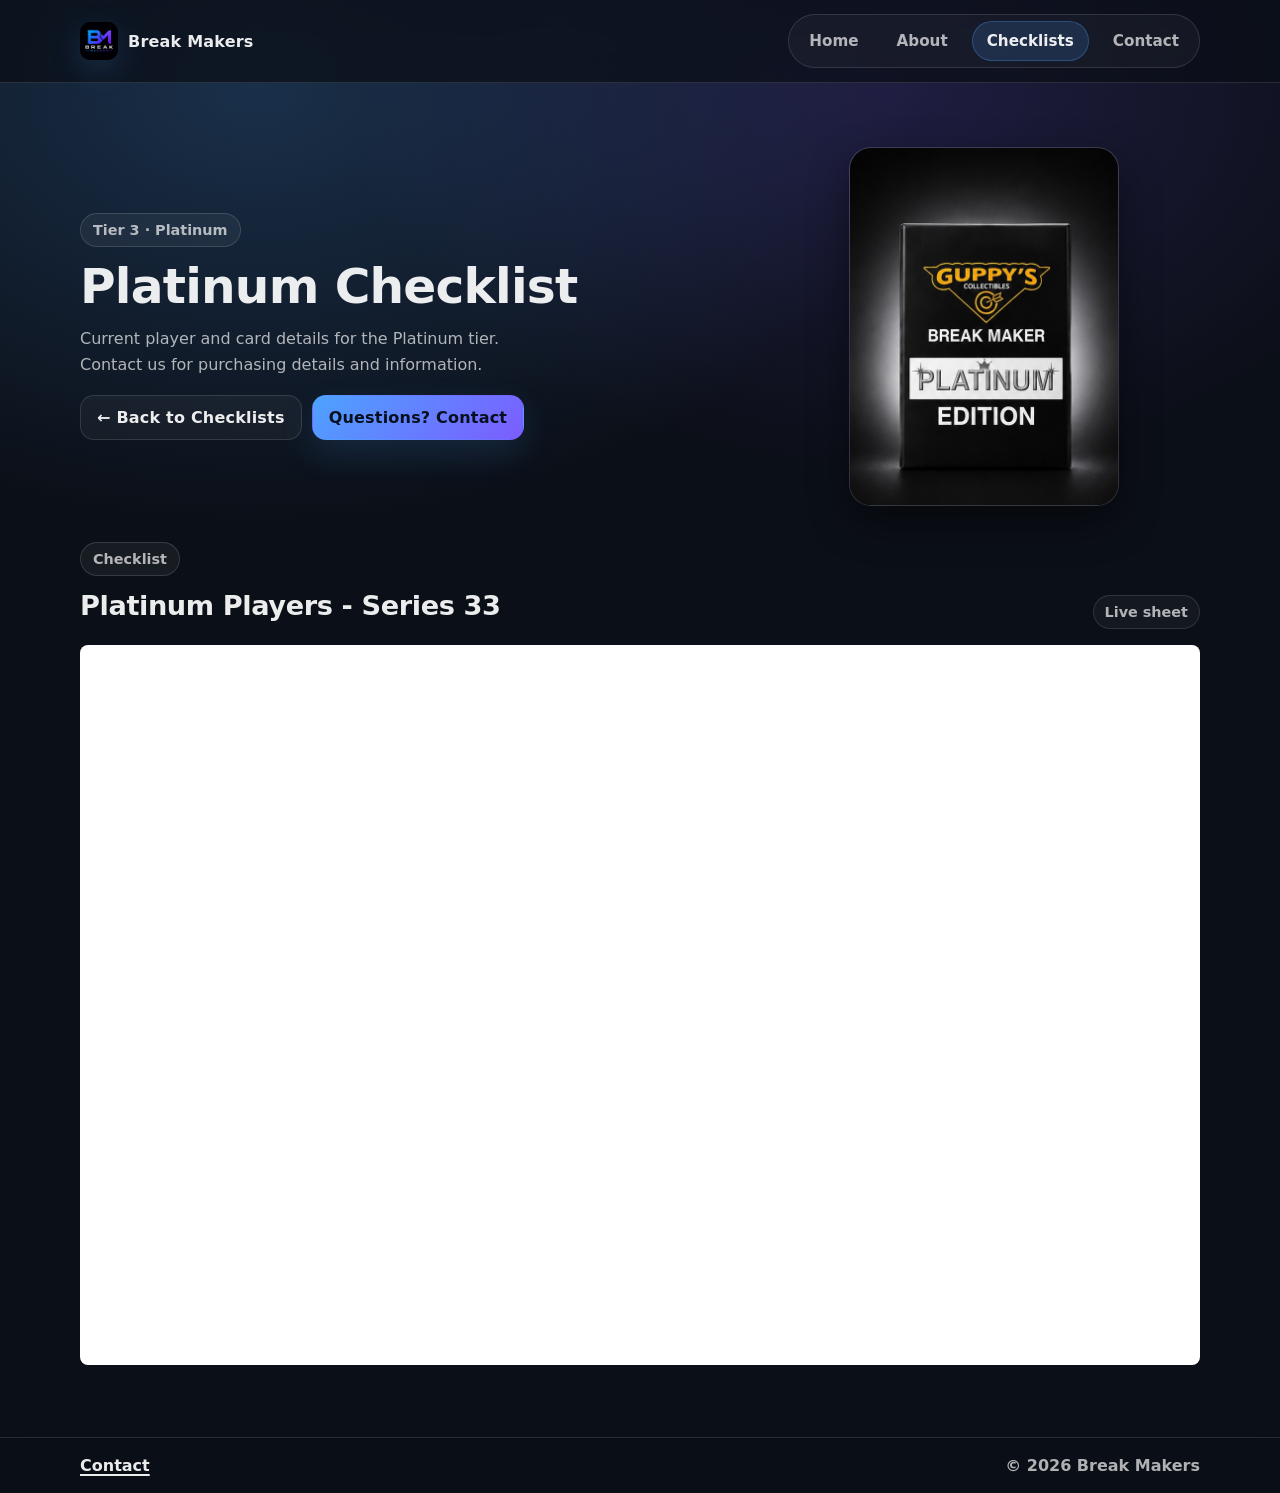
<file: platinum-checklist.html>
<!doctype html>
<html lang="en">
  <head>
    <meta charset="UTF-8" />
    <meta name="viewport" content="width=device-width, initial-scale=1.0" />
    <title>Platinum Checklist | Break Makers</title>
    <meta name="description" content="Platinum checklist for Break Makers repacks." />
    <meta name="theme-color" content="#0b0f17" />
    <link rel="canonical" href="https://breakmakers.com/platinum-checklist.html" />
    <meta property="og:type" content="website" />
    <meta property="og:site_name" content="Break Makers" />
    <meta property="og:title" content="Platinum Checklist | Break Makers" />
    <meta property="og:description" content="Platinum checklist for Break Makers repacks." />
    <meta property="og:url" content="https://breakmakers.com/platinum-checklist.html" />
    <meta property="og:image" content="https://breakmakers.com/lineup.jpg" />
    <meta name="twitter:card" content="summary_large_image" />
    <meta name="twitter:title" content="Platinum Checklist | Break Makers" />
    <meta name="twitter:description" content="Platinum checklist for Break Makers repacks." />
    <meta name="twitter:image" content="https://breakmakers.com/lineup.jpg" />
    <link rel="icon" href="/favicon.ico" sizes="any">
    <link rel="apple-touch-icon" sizes="180x180" href="/apple-touch-icon.png">
    <link rel="icon" type="image/png" sizes="32x32" href="/favicon-32x32.png">
    <link rel="icon" type="image/png" sizes="16x16" href="/favicon-16x16.png">
    <link rel="manifest" href="/site.webmanifest">
    <link rel="stylesheet" href="style.css?v=20260709-5" />
    <script defer src="script.js?v=20260709-4"></script>
  </head>

  <body>
    <header class="site-header">
      <div class="container header-inner">
        <a class="brand" href="index.html" aria-label="Break Makers Home">
          <img class="brand-mark" src="logo.jpg" alt="" aria-hidden="true" />
          <span class="brand-text">Break Makers</span>
        </a>

        <button class="nav-toggle" type="button" aria-label="Open menu" aria-expanded="false" aria-controls="primary-nav">
          <span class="nav-toggle-bar"></span><span class="nav-toggle-bar"></span><span class="nav-toggle-bar"></span>
        </button>

        <nav class="nav" id="primary-nav" aria-label="Primary">
          <a class="nav-link" href="index.html">Home</a>
          <a class="nav-link" href="about.html">About</a>
          <a class="nav-link" href="checklists.html">Checklists</a>
          <a class="nav-link" href="contact.html">Contact</a>
        </nav>
      </div>
    </header>

    <main class="checklist-page">
      <section class="hero">
        <div class="container hero-grid">
          <div class="hero-content">
            <p class="eyebrow">Tier 3 · Platinum</p>
            <h1 class="hero-title">Platinum Checklist</h1>

            <p class="checklist-note">
              Current player and card details for the Platinum tier.
              <br>Contact us for purchasing details and information.
            </p>

            <div class="check-actions">
              <a class="btn btn-ghost" href="checklists.html">← Back to Checklists</a>
              <a class="btn btn-primary" href="contact.html">Questions? Contact</a>
            </div>
          </div>

          <div class="hero-media" aria-label="Platinum product image">
            <div class="media-card">
              <img
                src="platinum.jpeg"
                alt="Platinum Edition Break Maker box"
                class="media-img"
                style="aspect-ratio: 3 / 4;"
              />
            </div>
          </div>
        </div>
      </section>

      <section class="live-checklist-section" aria-labelledby="platinum-players-heading">
        <div
          class="container live-checklist"
          data-checklist-url="https://docs.google.com/spreadsheets/d/e/2PACX-1vRfuAFICFX3Oj8OldiGcMLKmKhf9igRUFKDwKgJVCEpzeu4lxSIxalMBgefsKqhs6Kc3mP4IYxUPelz/pub?gid=1334537035&amp;single=true&amp;output=csv"
          data-checklist-mode="embed"
        >
          <div class="live-checklist-head">
            <div>
              <p class="eyebrow">Checklist</p>
              <h2 class="section-title" id="platinum-players-heading">Platinum Players - Series 33</h2>
            </div>
            <p class="live-checklist-status" data-checklist-status>Loading players...</p>
          </div>

          <div class="live-checklist-grid" data-checklist-list aria-live="polite">
            <p class="checklist-message">Loading players...</p>
          </div>
        </div>
      </section>
    </main>

    <footer class="site-footer">
      <div class="container footer-inner">
        <div class="footer-item">
          <a class="footer-link" href="contact.html">Contact</a>
        </div>
        <div class="footer-item footer-right">
          <span class="footer-text">© <span id="year"></span> Break Makers</span>
        </div>
      </div>
    </footer>
  </body>
</html>
</file>
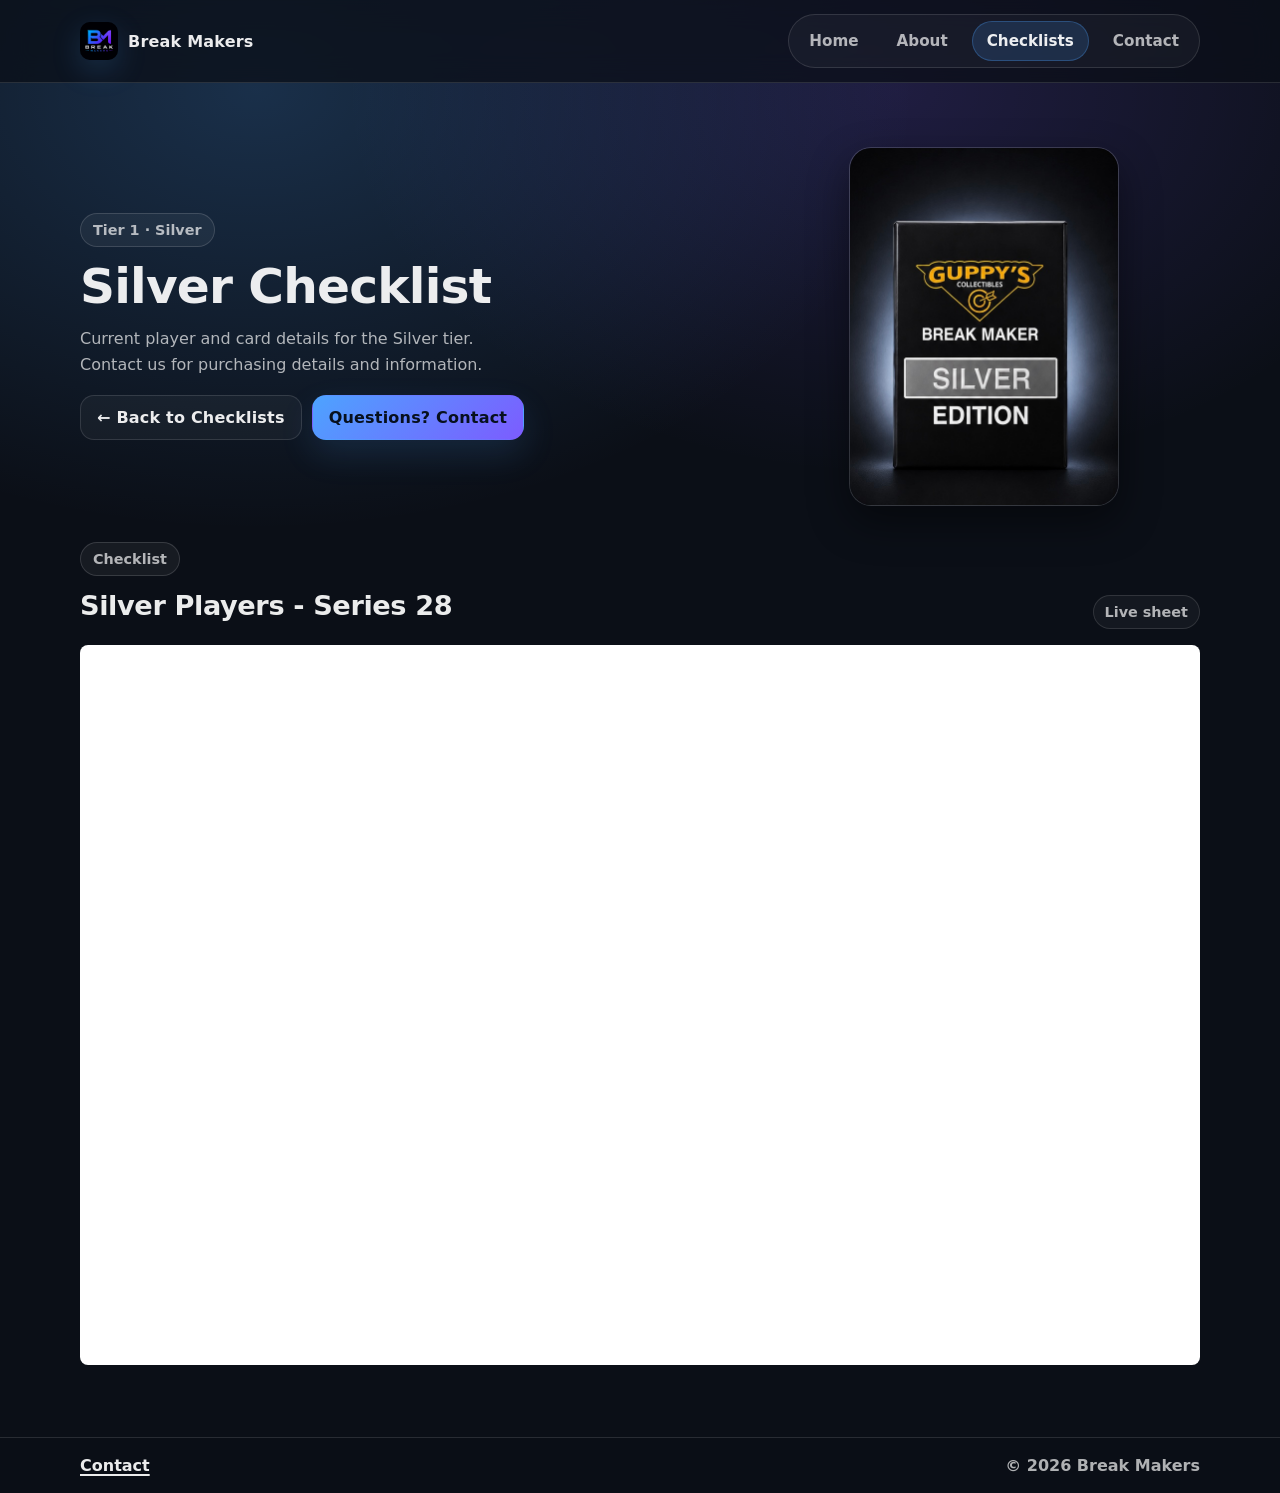
<file: silver-checklist.html>
<!doctype html>
<html lang="en">
  <head>
    <meta charset="UTF-8" />
    <meta name="viewport" content="width=device-width, initial-scale=1.0" />
    <title>Silver Checklist | Break Makers</title>
    <meta name="description" content="Silver checklist for Break Makers repacks." />
    <meta name="theme-color" content="#0b0f17" />
    <link rel="canonical" href="https://breakmakers.com/silver-checklist.html" />
    <meta property="og:type" content="website" />
    <meta property="og:site_name" content="Break Makers" />
    <meta property="og:title" content="Silver Checklist | Break Makers" />
    <meta property="og:description" content="Silver checklist for Break Makers repacks." />
    <meta property="og:url" content="https://breakmakers.com/silver-checklist.html" />
    <meta property="og:image" content="https://breakmakers.com/lineup.jpg" />
    <meta name="twitter:card" content="summary_large_image" />
    <meta name="twitter:title" content="Silver Checklist | Break Makers" />
    <meta name="twitter:description" content="Silver checklist for Break Makers repacks." />
    <meta name="twitter:image" content="https://breakmakers.com/lineup.jpg" />
    <link rel="icon" href="/favicon.ico" sizes="any">
    <link rel="apple-touch-icon" sizes="180x180" href="/apple-touch-icon.png">
    <link rel="icon" type="image/png" sizes="32x32" href="/favicon-32x32.png">
    <link rel="icon" type="image/png" sizes="16x16" href="/favicon-16x16.png">
    <link rel="manifest" href="/site.webmanifest">
    <link rel="stylesheet" href="style.css?v=20260709-5" />
    <script defer src="script.js?v=20260709-4"></script>
  </head>

  <body>
    <!-- Top Navigation -->
    <header class="site-header">
      <div class="container header-inner">
        <a class="brand" href="index.html" aria-label="Break Makers Home">
          <img class="brand-mark" src="logo.jpg" alt="" aria-hidden="true" />
          <span class="brand-text">Break Makers</span>
        </a>

        <button
          class="nav-toggle"
          type="button"
          aria-label="Open menu"
          aria-expanded="false"
          aria-controls="primary-nav"
        >
          <span class="nav-toggle-bar"></span>
          <span class="nav-toggle-bar"></span>
          <span class="nav-toggle-bar"></span>
        </button>

        <nav class="nav" id="primary-nav" aria-label="Primary">
          <a class="nav-link" href="index.html">Home</a>
          <a class="nav-link" href="about.html">About</a>
          <a class="nav-link" href="checklists.html">Checklists</a>
          <a class="nav-link" href="contact.html">Contact</a>
        </nav>
      </div>
    </header>

    <main class="checklist-page">
      <section class="hero">
        <div class="container hero-grid">
          <!-- Left -->
          <div class="hero-content">
            <p class="eyebrow">Tier 1 · Silver</p>
            <h1 class="hero-title">Silver Checklist</h1>

            <p class="checklist-note">
              Current player and card details for the Silver tier.
              <br>Contact us for purchasing details and information.
              <br>
            </p>

            <div class="check-actions">
              <a class="btn btn-ghost" href="checklists.html">← Back to Checklists</a>
              <a class="btn btn-primary" href="contact.html">Questions? Contact</a>
            </div>
          </div>

          <!-- Right -->
          <div class="hero-media" aria-label="Silver product image">
            <div class="media-card">
              <img
                src="silver.jpeg"
                alt="Silver Edition Break Maker box"
                class="media-img"
                style="aspect-ratio: 3 / 4;"
              />
            </div>
          </div>
        </div>
      </section>

      <section class="live-checklist-section" aria-labelledby="silver-players-heading">
        <div
          class="container live-checklist"
          data-checklist-url="https://docs.google.com/spreadsheets/d/e/2PACX-1vRfuAFICFX3Oj8OldiGcMLKmKhf9igRUFKDwKgJVCEpzeu4lxSIxalMBgefsKqhs6Kc3mP4IYxUPelz/pub?gid=26350997&amp;single=true&amp;output=csv"
          data-checklist-mode="embed"
        >
          <div class="live-checklist-head">
            <div>
              <p class="eyebrow">Checklist</p>
              <h2 class="section-title" id="silver-players-heading">Silver Players - Series 28</h2>
            </div>
            <p class="live-checklist-status" data-checklist-status>Loading players...</p>
          </div>

          <div class="live-checklist-grid" data-checklist-list aria-live="polite">
            <p class="checklist-message">Loading players...</p>
          </div>
        </div>
      </section>
    </main>

    <!-- Footer -->
    <footer class="site-footer">
      <div class="container footer-inner">
        <div class="footer-item">
          <a class="footer-link" href="contact.html">Contact</a>
        </div>

        <div class="footer-item footer-right">
          <span class="footer-text">© <span id="year"></span> Break Makers</span>
        </div>
      </div>
    </footer>
  </body>
</html>
</file>
<file: style.css>
/* =========================
   Break Makers — Base Styles
   ========================= */

:root {
  --bg: #0b0f17;
  --panel: rgba(255, 255, 255, 0.06);
  --panel-2: rgba(255, 255, 255, 0.09);
  --text: rgba(255, 255, 255, 0.92);
  --muted: rgba(255, 255, 255, 0.68);
  --muted-2: rgba(255, 255, 255, 0.55);
  --border: rgba(255, 255, 255, 0.12);

  --accent: #4da3ff;
  --accent-2: #7c5cff;

  --shadow: 0 16px 40px rgba(0, 0, 0, 0.45);
  --radius: 16px;
  --radius-lg: 22px;

  --container: 1120px;
  --gap: 24px;

  --font: ui-sans-serif, system-ui, -apple-system, Segoe UI, Roboto, Helvetica,
    Arial, "Apple Color Emoji", "Segoe UI Emoji";
}

*,
*::before,
*::after {
  box-sizing: border-box;
}

html, body {
  overflow-x: hidden;
}

html {
  background: #0b0f17; /* fallback */
  min-height: 100%;
}

body {
  margin: 0;
  min-height: 100vh;
  font-family: var(--font);
  color: var(--text);
  background: transparent;
  position: relative;
  isolation: isolate;
}

body::before {
  content: "";
  position: fixed;
  inset: 0;
  z-index: -1;
  pointer-events: none;
  background:
    radial-gradient(1200px 800px at 20% 10%, rgba(77, 163, 255, 0.22), transparent 55%),
    radial-gradient(1000px 700px at 70% 10%, rgba(124, 92, 255, 0.18), transparent 55%),
    #0b0f17;
}


img {
  max-width: 100%;
  display: block;
}

a {
  color: inherit;
  text-decoration: none;
}

.container {
  width: min(var(--container), calc(100% - 40px));
  margin: 0 auto;
}

/* =========================
   Header / Nav
   ========================= */

.site-header {
  position: sticky;
  top: 0;
  z-index: 50;
  backdrop-filter: blur(14px);
  background: rgba(11, 15, 23, 0.72);
  border-bottom: 1px solid var(--border);
}

.header-inner {
  display: flex;
  align-items: center;
  justify-content: space-between;
  gap: var(--gap);
  padding: 14px 0;
}

.brand {
  display: inline-flex;
  align-items: center;
  gap: 10px;
}

.brand-mark {
  width: 38px;
  height: 38px;
  display: block;
  object-fit: cover;
  border-radius: 10px;
  box-shadow: 0 10px 30px rgba(77, 163, 255, 0.18);
}

.brand-text {
  font-weight: 800;
  letter-spacing: 0.2px;
}

.nav {
  display: flex;
  align-items: center;
  gap: 10px;
  padding: 6px;
  border-radius: 999px;
  border: 1px solid var(--border);
  background: rgba(255, 255, 255, 0.04);
}

.nav-link {
  padding: 10px 14px;
  border-radius: 999px;
  color: var(--muted);
  font-weight: 600;
  font-size: 0.95rem;
  transition: background 180ms ease, color 180ms ease, transform 180ms ease;
}

.nav-link:hover {
  color: var(--text);
  background: rgba(255, 255, 255, 0.07);
}

.nav-link.is-active {
  color: var(--text);
  background: rgba(77, 163, 255, 0.16);
  border: 1px solid rgba(77, 163, 255, 0.28);
}

/* Mobile nav toggle */
.nav-toggle {
  display: none;
  width: 44px;
  height: 44px;
  border-radius: 12px;
  border: 1px solid var(--border);
  background: rgba(255, 255, 255, 0.04);
  align-items: center;
  justify-content: center;
  gap: 5px;
  cursor: pointer;
}

.nav-toggle-bar {
  width: 18px;
  height: 2px;
  background: rgba(255, 255, 255, 0.85);
  display: block;
  border-radius: 2px;
}

/* =========================
   Hero
   ========================= */

.hero {
  padding: 64px 0 30px;
}

.hero-grid {
  display: grid;
  grid-template-columns: 1.2fr 0.8fr;
  gap: clamp(18px, 3vw, 42px);
  align-items: center;
}

.eyebrow {
  display: inline-flex;
  align-items: center;
  gap: 10px;
  padding: 8px 12px;
  border-radius: 999px;
  border: 1px solid rgba(255, 255, 255, 0.14);
  background: rgba(255, 255, 255, 0.05);
  color: var(--muted);
  font-weight: 700;
  font-size: 0.9rem;
  margin: 0 0 14px;
}

.hero-title {
  font-size: clamp(2rem, 3.8vw, 3.2rem);
  line-height: 1.05;
  letter-spacing: -0.8px;
  margin: 0 0 14px;
}

.hero-subtitle {
  margin: 0 0 22px;
  color: var(--muted);
  font-size: 1.05rem;
  line-height: 1.55;
  max-width: 55ch;
}

.hero-actions {
  display: flex;
  gap: 12px;
  flex-wrap: wrap;
  margin-bottom: 18px;
}

.btn {
  display: inline-flex;
  align-items: center;
  justify-content: center;
  gap: 10px;
  padding: 12px 16px;
  border-radius: 14px;
  border: 1px solid transparent;
  font-weight: 800;
  letter-spacing: 0.2px;
  transition: transform 160ms ease, background 160ms ease, border 160ms ease, box-shadow 160ms ease;
}

.btn:active {
  transform: translateY(1px);
}

.btn-primary {
  color: #07101e;
  background: linear-gradient(135deg, var(--accent), var(--accent-2));
  box-shadow: 0 14px 34px rgba(77, 163, 255, 0.14);
}

.btn-primary:hover {
  box-shadow: 0 18px 40px rgba(77, 163, 255, 0.2);
}

.btn-ghost {
  color: var(--text);
  background: rgba(255, 255, 255, 0.04);
  border-color: var(--border);
}

.btn-ghost:hover {
  background: rgba(255, 255, 255, 0.07);
}

.hero-badges {
  display: flex;
  flex-wrap: wrap;
  gap: 10px;
}

.badge {
  padding: 9px 12px;
  border-radius: 999px;
  border: 1px solid var(--border);
  background: rgba(255, 255, 255, 0.03);
  color: var(--muted);
  font-weight: 700;
  font-size: 0.92rem;
}

.hero-media .media-card {
  border-radius: var(--radius-lg);
  border: 1px solid var(--border);
  background: linear-gradient(180deg, rgba(255, 255, 255, 0.06), rgba(255, 255, 255, 0.03));
  box-shadow: var(--shadow);
  overflow: hidden;
}

.media-img {
  width: 100%;
  aspect-ratio: 4 / 3;
  object-fit: cover;
  background: rgba(255, 255, 255, 0.04);
}

.media-caption {
  padding: 14px 16px 16px;
}

.media-caption strong {
  display: block;
  margin-bottom: 6px;
}

.media-caption p {
  margin: 0;
  color: var(--muted);
  line-height: 1.45;
}

/* =========================
   About
   ========================= */

.about-hero {
  display: flex;
  align-items: center;
  min-height: calc(100vh - 176px);
  padding: clamp(58px, 8vw, 104px) 0 clamp(52px, 7vw, 84px);
}

.about-hero-grid {
  display: block;
}

.about-hero-content {
  width: min(100%, 850px);
  margin: 0 auto;
  text-align: center;
}

.about-hero-content .hero-subtitle {
  max-width: 68ch;
  margin-right: auto;
  margin-left: auto;
}

.about-process-card {
  max-width: 740px;
  margin: 22px auto 20px;
  padding: clamp(20px, 3vw, 28px);
  border-color: rgba(77, 163, 255, 0.24);
  background:
    linear-gradient(180deg, rgba(255, 255, 255, 0.075), rgba(255, 255, 255, 0.035)),
    rgba(255, 255, 255, 0.04);
  text-align: left;
}

.about-process-card h3 {
  font-size: 1.2rem;
}

.about-process-card p {
  line-height: 1.65;
}

.about-final-copy {
  margin-top: 0;
}

.about-hero-content .hero-actions,
.about-hero-content .hero-badges {
  justify-content: center;
}

/* =========================
   Live Checklists
   ========================= */

.checklist-page .hero {
  padding-bottom: 28px;
}

.checklist-note {
  margin: 0 0 18px;
  color: var(--muted);
  line-height: 1.6;
  max-width: 60ch;
}

.check-actions {
  display: flex;
  gap: 10px;
  flex-wrap: wrap;
  margin-top: 16px;
}

.live-checklist-section {
  padding: 8px 0 72px;
}

.checklist-page .hero-media {
  display: flex;
  justify-content: center;
}

.checklist-page .hero-media .media-card {
  width: min(100%, 270px);
}

.live-checklist-head {
  display: flex;
  align-items: end;
  justify-content: space-between;
  gap: 18px;
  margin-bottom: 16px;
}

.live-checklist-status {
  margin: 0;
  padding: 8px 11px;
  border-radius: 999px;
  border: 1px solid var(--border);
  background: rgba(255, 255, 255, 0.04);
  color: var(--muted);
  font-size: 0.9rem;
  font-weight: 800;
  white-space: nowrap;
}

.live-checklist-grid {
  display: grid;
  grid-template-columns: repeat(auto-fit, minmax(235px, 1fr));
  gap: 12px;
}

.live-checklist-grid--embed {
  display: block;
}

.checklist-embed {
  display: block;
  width: 100%;
  min-height: 720px;
  border: 1px solid var(--border);
  border-radius: 8px;
  background: #ffffff;
}

.player-card {
  min-height: 148px;
  display: flex;
  flex-direction: column;
  gap: 12px;
  padding: 15px;
  border-radius: var(--radius);
  border: 1px solid var(--border);
  background:
    linear-gradient(180deg, rgba(255, 255, 255, 0.055), rgba(255, 255, 255, 0.025)),
    rgba(255, 255, 255, 0.035);
  box-shadow: 0 10px 24px rgba(0, 0, 0, 0.18);
}

.player-card-top {
  display: flex;
  align-items: flex-start;
  justify-content: space-between;
  gap: 12px;
}

.player-name {
  margin: 0;
  color: var(--text);
  font-size: 1.05rem;
  line-height: 1.25;
  letter-spacing: 0;
}

.player-number {
  flex: 0 0 auto;
  color: rgba(77, 163, 255, 0.7);
  font-size: 0.8rem;
  font-weight: 900;
  letter-spacing: 0;
}

.player-card-detail {
  margin: 0;
  color: var(--muted);
  line-height: 1.45;
  font-weight: 650;
}

.player-meta {
  display: flex;
  flex-wrap: wrap;
  gap: 8px;
  margin-top: auto;
}

.player-pill {
  display: inline-flex;
  align-items: center;
  min-height: 30px;
  padding: 6px 9px;
  border-radius: 999px;
  border: 1px solid rgba(77, 163, 255, 0.22);
  background: rgba(77, 163, 255, 0.08);
  color: var(--muted);
  font-size: 0.82rem;
  font-weight: 800;
}

.checklist-message {
  grid-column: 1 / -1;
  margin: 0;
  padding: 16px;
  border-radius: var(--radius);
  border: 1px solid var(--border);
  background: rgba(255, 255, 255, 0.035);
  color: var(--muted);
  line-height: 1.55;
}

/* =========================
   Strip / Images
   ========================= */

.strip {
  padding: 34px 0 8px;
}

.strip-head {
  margin-bottom: 18px;
}

.section-title {
  margin: 0 0 8px;
  font-size: clamp(1.3rem, 2.2vw, 1.7rem);
  letter-spacing: -0.4px;
}

.section-subtitle {
  margin: 0;
  color: var(--muted);
  line-height: 1.55;
  max-width: 70ch;
}

.image-grid {
  display: grid;
  grid-template-columns: repeat(3, 1fr);
  gap: 14px;
}

.image-grid img {
  border-radius: var(--radius);
  border: 1px solid var(--border);
  background: rgba(255, 255, 255, 0.04);
  aspect-ratio: 16 / 10;
  object-fit: cover;
  box-shadow: 0 12px 26px rgba(0, 0, 0, 0.28);
}

/* =========================
   Features
   ========================= */

.features {
  padding: 36px 0 70px;
}

.features-grid {
  display: grid;
  grid-template-columns: repeat(3, 1fr);
  gap: 14px;
}

.card {
  padding: 18px 18px 16px;
  border-radius: var(--radius-lg);
  border: 1px solid var(--border);
  background: rgba(255, 255, 255, 0.04);
  box-shadow: 0 10px 24px rgba(0, 0, 0, 0.22);
}

.card h3 {
  margin: 0 0 8px;
  letter-spacing: -0.25px;
}

.card p {
  margin: 0;
  color: var(--muted);
  line-height: 1.55;
}

/* =========================
   Footer
   ========================= */

.site-footer {
  border-top: 1px solid var(--border);
  background: rgba(11, 15, 23, 0.75);
  backdrop-filter: blur(10px);
}

.footer-inner {
  display: flex;
  flex-wrap: wrap;
  gap: 14px 18px;
  align-items: center;
  padding: 18px 0;
}

.footer-item {
  display: flex;
  flex-direction: column;
  gap: 4px;
  min-width: 170px;
}

.footer-label {
  color: var(--muted-2);
  font-weight: 800;
  font-size: 0.82rem;
  letter-spacing: 0.2px;
  text-transform: uppercase;
}

.footer-text {
  color: var(--muted);
  font-weight: 650;
}

.footer-link {
  color: var(--text);
  font-weight: 800;
  text-decoration: underline;
  text-decoration-thickness: 2px;
  text-underline-offset: 3px;
}

.footer-right {
  margin-left: auto;
  min-width: auto;
}

/* =========================
   Responsive
   ========================= */

@media (max-width: 940px) {
  .hero-grid {
    grid-template-columns: 1fr;
  }

  .image-grid {
    grid-template-columns: 1fr;
  }

  .features-grid {
    grid-template-columns: 1fr;
  }

  .live-checklist-head {
    align-items: flex-start;
    flex-direction: column;
  }

  .live-checklist-status {
    white-space: normal;
  }

  .checklist-embed {
    min-height: 620px;
  }

}

@media (max-width: 760px) {
  .nav-toggle {
    display: inline-flex;
  }

  .nav {
    position: absolute;
    top: 64px;
    right: 20px;
    left: 20px;
    display: none;
    flex-direction: column;
    align-items: stretch;
    gap: 6px;
    padding: 10px;
    border-radius: 18px;
    background: rgba(11, 15, 23, 0.94);
    box-shadow: var(--shadow);
  }

  .nav.is-open {
    display: flex;
  }

  .nav-link {
    border-radius: 14px;
    padding: 12px 14px;
  }

  .footer-right {
    margin-left: 0;
    width: 100%;
  }
}
</file>
